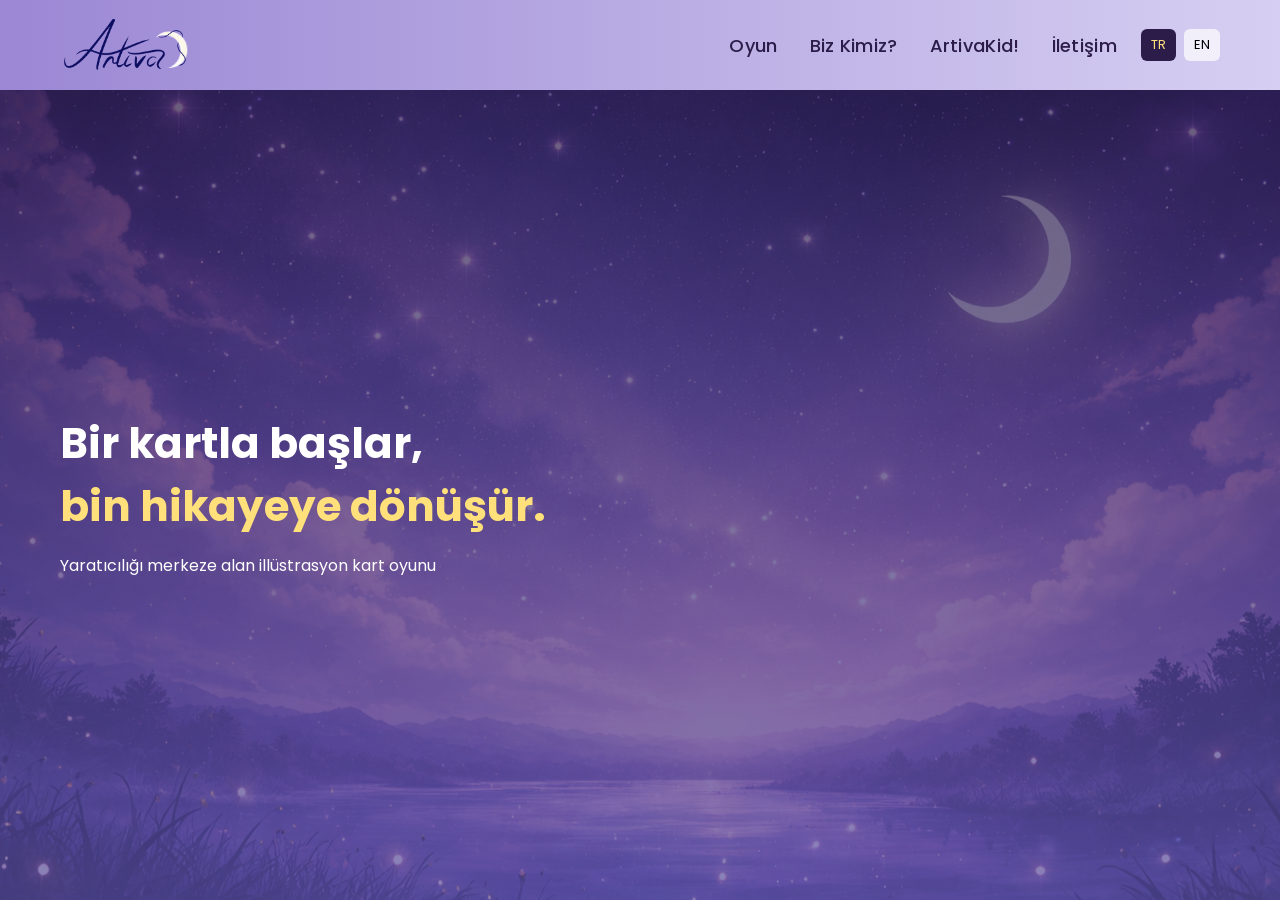
<file: index.html>
<!DOCTYPE html>
<html lang="tr">
<head>
  <meta charset="UTF-8">
  <title>Artiva</title>

  <link rel="stylesheet" href="style.css">
  <link href="https://fonts.googleapis.com/css2?family=Poppins:wght@300;500;700&display=swap" rel="stylesheet">
  <meta name="viewport" content="width=device-width, initial-scale=1.0">
</head>


<body>
<header class="navbar">
   <a href="index.html" class="logo-link">
  <img src="assets/artiva-logo.png" class="logo" alt="Artiva Logo">

</a>



 <nav>
  <a href="oyun.html" data-i18n="menu_game">Oyun</a>
  <a href="biz-kimiz.html" data-i18n="menu_about">Biz Kimiz?</a>
  <a href="artivakid.html" data-i18n="menu_kid">ArtivaKid!</a>
  <a href="iletisim.html" data-i18n="menu_contact">İletişim</a>

  <div class="lang">
  <button onclick="setLanguage('tr', this)">TR</button>
  <button onclick="setLanguage('en', this)">EN</button>
</div>

</nav>


</header>

<!-- 🔽 HEADER BİTTİ -->

<section class="hero">
 <h2 data-i18n="hero_title">
  Bir kartla başlar,<br><span>bin hikayeye dönüşür.</span>
</h2>

<p data-i18n="hero_sub">
  Yaratıcılığı merkeze alan illüstrasyon kart oyunu
</p>


</section>

<script src="lang.js"></script>





 

</body>
</html>
</file>
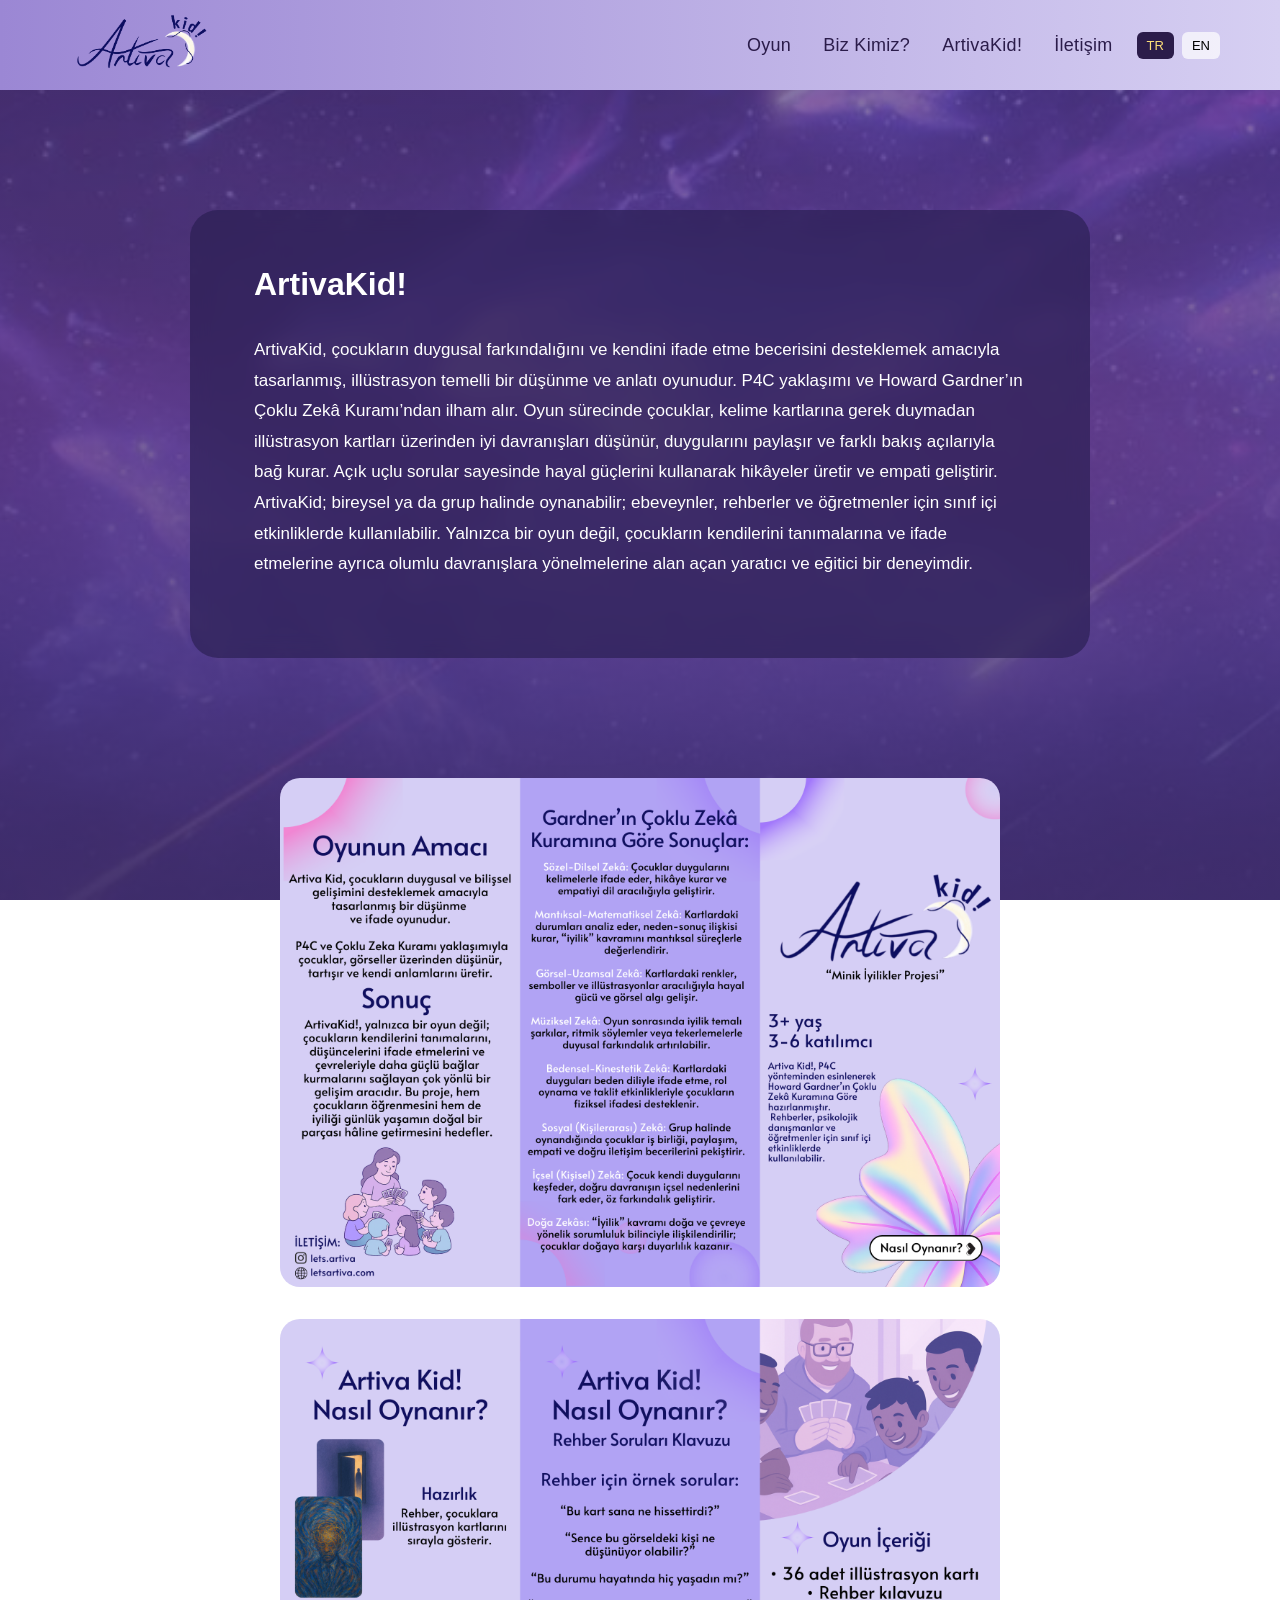
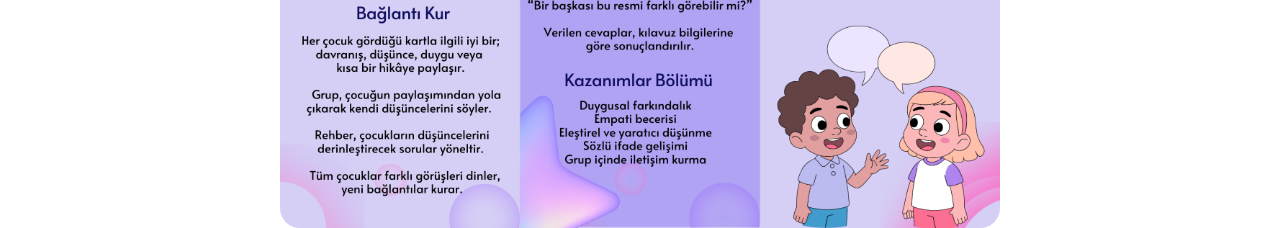
<file: artivakid.html>
<!DOCTYPE html>
<html lang="tr">
<head>
  <meta charset="UTF-8">
  <title data-i18n="artivakid_page_title">Artiva | ArtivaKid</title>
  <link rel="stylesheet" href="style.css">
  <meta name="viewport" content="width=device-width, initial-scale=1.0">
</head>

<body class="artivakid">

<header class="navbar">
   <a href="index.html" class="logo-link">
  <img src="assets/logo-artivakid.png" class="logo" alt="Artiva Logo">

</a>

  <nav>
    <a href="oyun.html" data-i18n="menu_game">Oyun</a>
    <a href="biz-kimiz.html" data-i18n="menu_about">Biz Kimiz?</a>
    <a href="artivakid.html" data-i18n="menu_kid">ArtivaKid!</a>
    <a href="iletisim.html" data-i18n="menu_contact">İletişim</a>

    <div class="lang">
      <button onclick="setLanguage('tr', this)">TR</button>
      <button onclick="setLanguage('en', this)">EN</button>
    </div>
  </nav>
</header>

<div class="page-content">
  <h1 data-i18n="artivakid_title">ArtivaKid!</h1>

  <p data-i18n="artivakid_desc">
    ArtivaKid, çocukların duygusal farkındalığını ve kendini ifade etme becerisini desteklemek amacıyla tasarlanmış,
    illüstrasyon temelli bir düşünme ve anlatı oyunudur.
    P4C yaklaşımı ve Howard Gardner’ın Çoklu Zekâ Kuramı’ndan ilham alır.
    <br><br>
    Oyun sürecinde çocuklar, kelime kartlarına gerek duymadan illüstrasyon kartları üzerinden iyi davranışları düşünür,
    duygularını paylaşır ve farklı bakış açılarıyla bağ kurar.
    Açık uçlu sorular sayesinde hayal güçlerini kullanarak hikâyeler üretir ve empati geliştirir.
    <br><br>
    ArtivaKid; bireysel ya da grup halinde oynanabilir; ebeveynler, rehberler ve öğretmenler için sınıf içi etkinliklerde kullanılabilir.
    Yalnızca bir oyun değil, çocukların kendilerini tanımalarına ve ifade etmelerine ayrıca olumlu davranışlara yönelmelerine
    alan açan yaratıcı ve eğitici bir deneyimdir.
  </p>
</div>

<!-- GÖRSELLER KORUNDU -->
<div class="artivakid-brochure">
  <img src="assets/artivakid-brosur-1.png" alt="ArtivaKid Broşürü">
</div>

<div class="artivakid-brochure2">
  <img src="assets/artivakid-brosur-2.png" alt="ArtivaKid Broşürü 2">
</div>

<!-- 🔴 BU SATIR OLMAZSA DİL ÇALIŞMAZ -->
<script src="lang.js"></script>

</body>
</html>
</file>
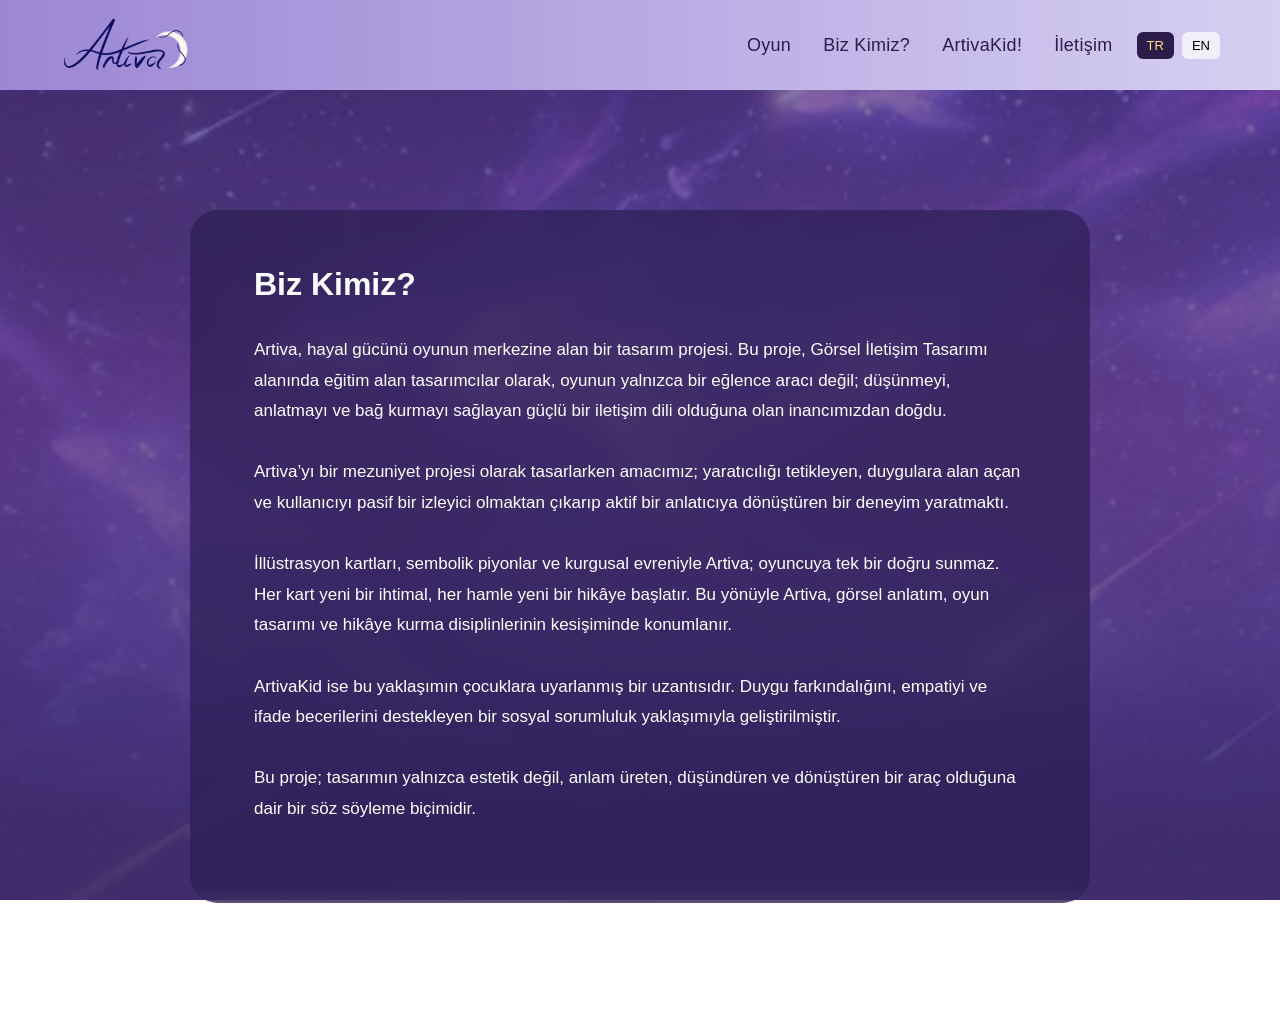
<file: biz-kimiz.html>
<!DOCTYPE html>
<html lang="tr">
<head>
  <meta charset="UTF-8">
  <title data-i18n="about_page_title">Artiva | Biz Kimiz?</title>
  <link rel="stylesheet" href="style.css">
  <meta name="viewport" content="width=device-width, initial-scale=1.0">
</head>

<body class="inner-page">

<header class="navbar">
    <a href="index.html" class="logo-link">
  <img src="assets/artiva-logo.png" class="logo" alt="Artiva Logo">

</a>
  <nav>
    <a href="oyun.html" data-i18n="menu_game">Oyun</a>
    <a href="biz-kimiz.html" data-i18n="menu_about">Biz Kimiz?</a>
    <a href="artivakid.html" data-i18n="menu_kid">ArtivaKid!</a>
    <a href="iletisim.html" data-i18n="menu_contact">İletişim</a>

    <div class="lang">
      <button onclick="setLanguage('tr', this)">TR</button>
      <button onclick="setLanguage('en', this)">EN</button>
    </div>
  </nav>
</header>

<div class="page-content">
  <h1 data-i18n="about_title">Biz Kimiz?</h1>

  <p data-i18n="about_text">
    Artiva, hayal gücünü oyunun merkezine alan bir tasarım projesi.
    Bu proje, Görsel İletişim Tasarımı alanında eğitim alan tasarımcılar olarak,
    oyunun yalnızca bir eğlence aracı değil; düşünmeyi, anlatmayı ve bağ kurmayı
    sağlayan güçlü bir iletişim dili olduğuna olan inancımızdan doğdu.<br><br>

    Artiva’yı bir mezuniyet projesi olarak tasarlarken amacımız;
    yaratıcılığı tetikleyen, duygulara alan açan ve kullanıcıyı pasif bir izleyici
    olmaktan çıkarıp aktif bir anlatıcıya dönüştüren bir deneyim yaratmaktı.<br><br>

    İllüstrasyon kartları, sembolik piyonlar ve kurgusal evreniyle Artiva;
    oyuncuya tek bir doğru sunmaz. Her kart yeni bir ihtimal,
    her hamle yeni bir hikâye başlatır.
    Bu yönüyle Artiva, görsel anlatım, oyun tasarımı ve hikâye kurma
    disiplinlerinin kesişiminde konumlanır.<br><br>

    ArtivaKid ise bu yaklaşımın çocuklara uyarlanmış bir uzantısıdır.
    Duygu farkındalığını, empatiyi ve ifade becerilerini destekleyen
    bir sosyal sorumluluk yaklaşımıyla geliştirilmiştir.<br><br>

    Bu proje; tasarımın yalnızca estetik değil,
    anlam üreten, düşündüren ve dönüştüren bir araç
    olduğuna dair bir söz söyleme biçimidir.
  </p>
</div>

<script src="lang.js"></script>
</body>
</html>
</file>
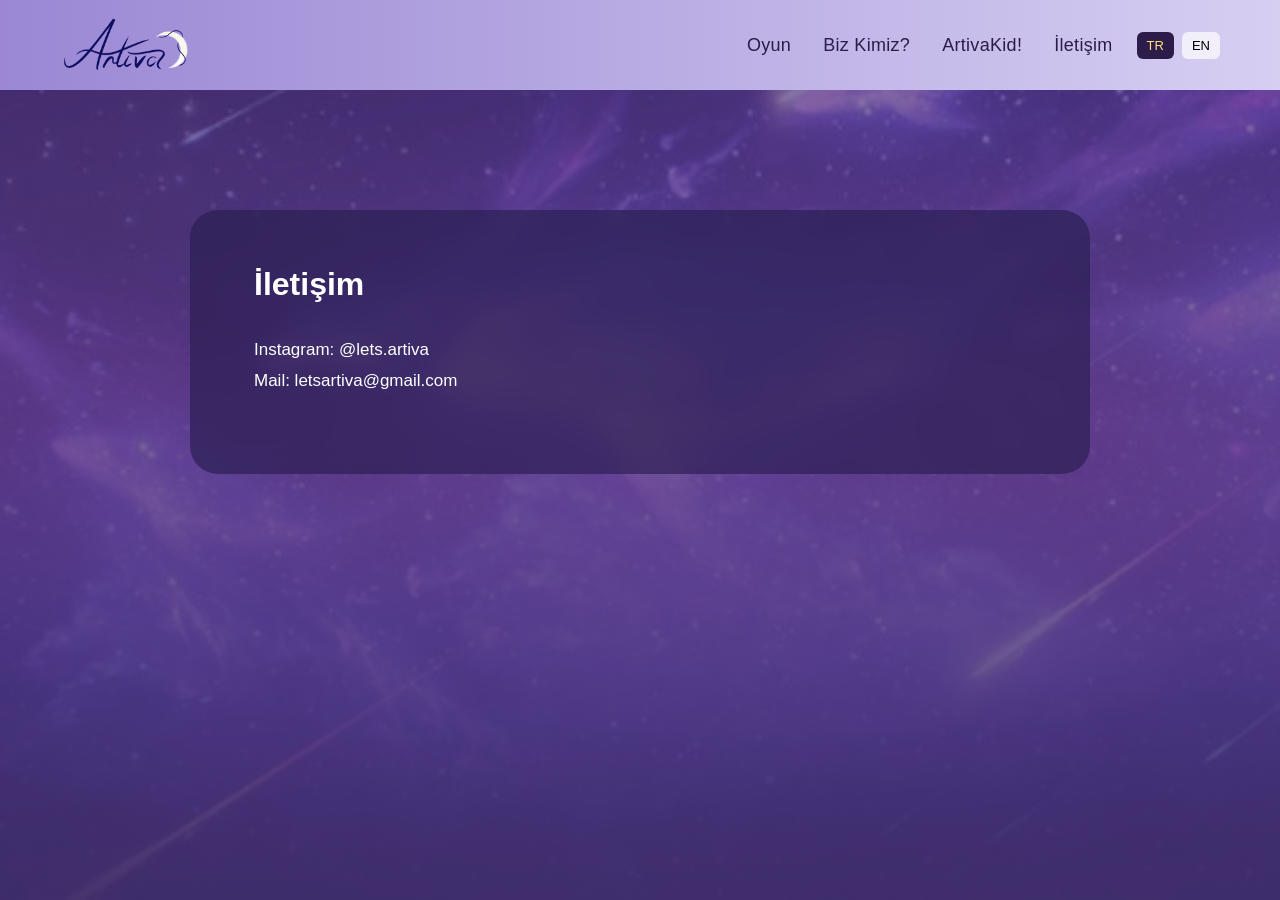
<file: iletisim.html>
<!DOCTYPE html>
<html lang="tr">
<head>
  <meta charset="UTF-8">
  <title>Artiva | Oyun</title>
  <link rel="stylesheet" href="style.css">
  <meta name="viewport" content="width=device-width, initial-scale=1.0">
</head>
<body>

<header class="navbar">
  <a href="index.html" class="logo-link">
  <img src="assets/artiva-logo.png" class="logo" alt="Artiva Logo">

</a>



  <nav>
    <a href="oyun.html" data-i18n="menu_game">Oyun</a>
  <a href="biz-kimiz.html" data-i18n="menu_about">Biz Kimiz?</a>
  <a href="artivakid.html" data-i18n="menu_kid">ArtivaKid!</a>
  <a href="iletisim.html" data-i18n="menu_contact">İletişim</a>

   <div class="lang">
  <button onclick="setLanguage('tr', this)">TR</button>
  <button onclick="setLanguage('en', this)">EN</button>
</div>

  
  </nav>
</header>
<div class="page-content">
    <h1 data-i18n="contact_title">Biz Kimiz?</h1>
    <p data-i18n="contact_text">
      Instagram: @lets.artiva <br>
Mail: letsartiva@gmail.com
    </p>
  </div>


<body class="inner-page">
<script src="lang.js"></script>
</body>
</html>
</file>
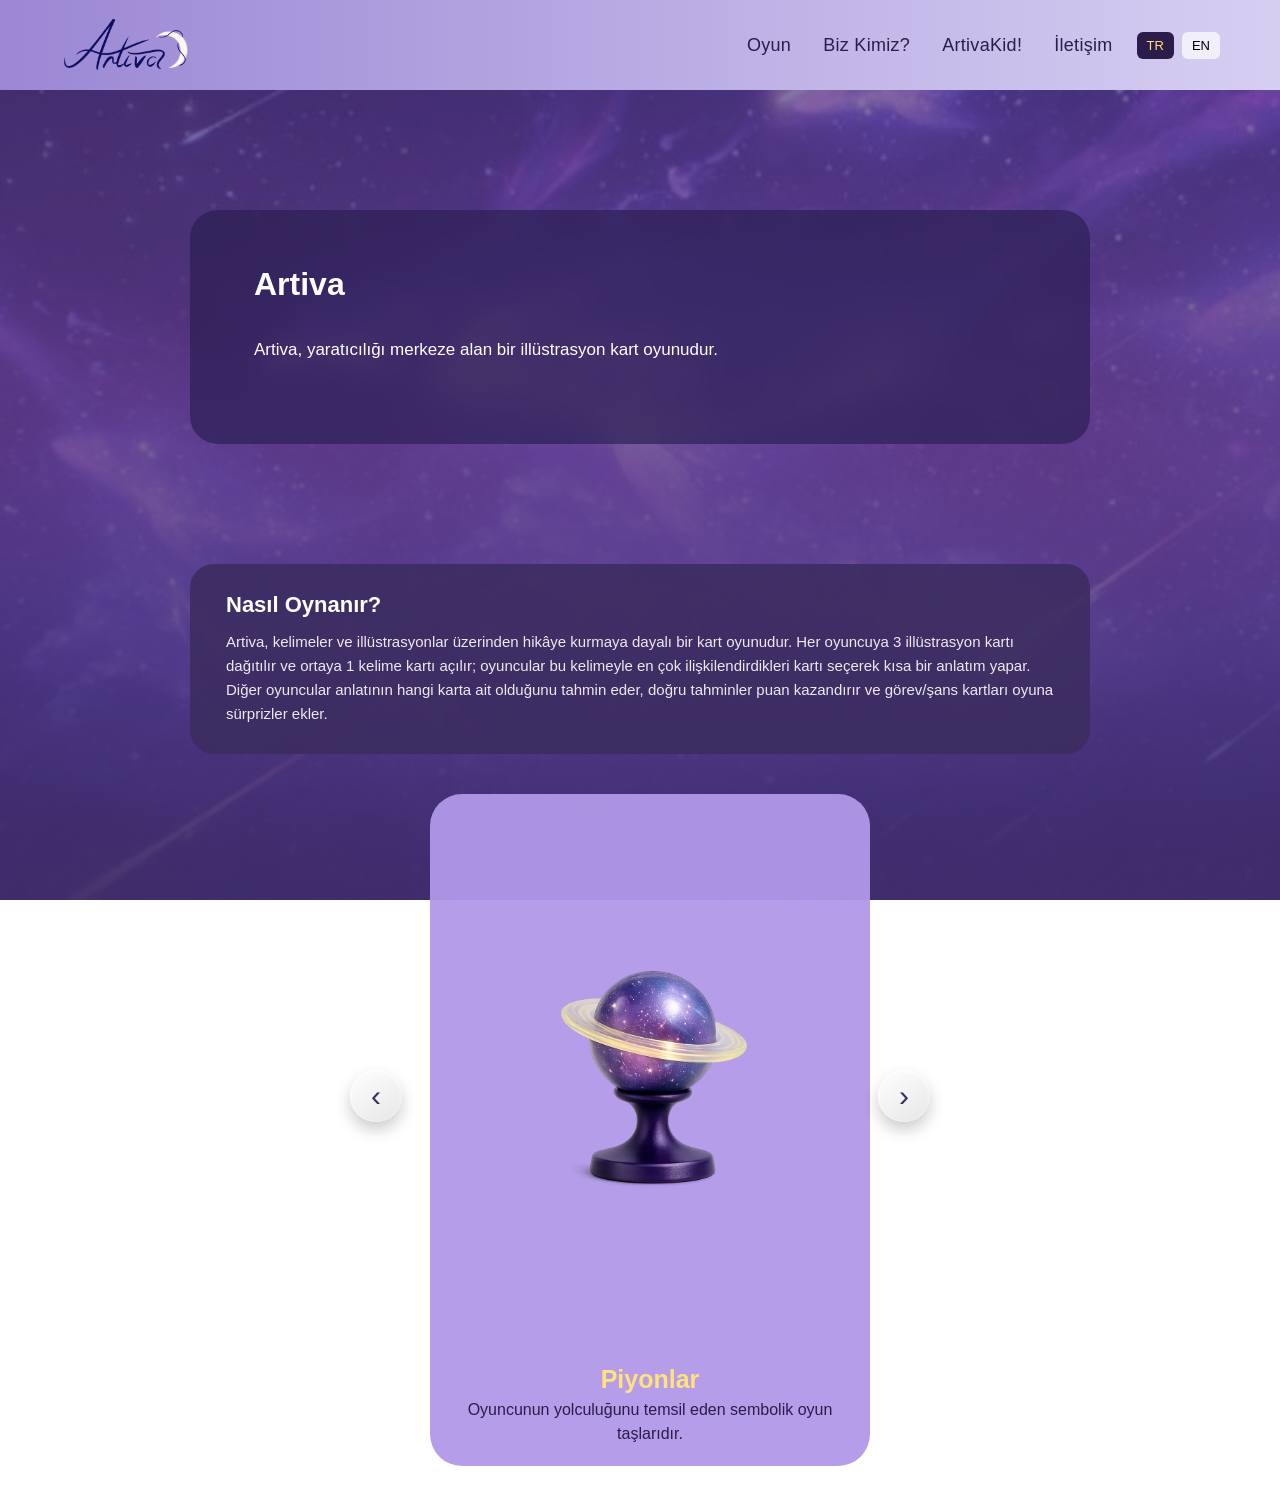
<file: oyun.html>
<!DOCTYPE html>
<html lang="tr">
<head>
  <meta charset="UTF-8">
  <title data-i18n="game_page_title">Artiva | Oyun</title>
  <link rel="stylesheet" href="style.css">
  <meta name="viewport" content="width=device-width, initial-scale=1.0">
</head>

<body class="inner-page">

<header class="navbar">
   <a href="index.html" class="logo-link">
  <img src="assets/artiva-logo.png" class="logo" alt="Artiva Logo">

</a>

  <nav>
    <a href="oyun.html" data-i18n="menu_game">Oyun</a>
    <a href="biz-kimiz.html" data-i18n="menu_about">Biz Kimiz?</a>
    <a href="artivakid.html" data-i18n="menu_kid">ArtivaKid!</a>
    <a href="iletisim.html" data-i18n="menu_contact">İletişim</a>

    <div class="lang">
      <button onclick="setLanguage('tr', this)">TR</button>
      <button onclick="setLanguage('en', this)">EN</button>
    </div>
  </nav>
</header>

<!-- ÜST AÇIKLAMA -->
<div class="page-content">
  <h1 data-i18n="game_title">Artiva</h1>
  <p data-i18n="game_desc">
    Artiva, yaratıcılığı merkeze alan bir illüstrasyon kart oyunudur.
  </p>
</div>
<div class="how-to-play">
  <h3 data-i18n="how_title">Nasıl Oynanır?</h3>
  <p data-i18n="how_text">
    Artiva, kelimeler ve illüstrasyonlar üzerinden hikâye kurmaya dayalı bir kart oyunudur. Her oyuncuya 3 illüstrasyon kartı dağıtılır ve ortaya 1 kelime kartı açılır; oyuncular bu kelimeyle en çok ilişkilendirdikleri kartı seçerek kısa bir anlatım yapar. Diğer oyuncular anlatının hangi karta ait olduğunu tahmin eder, doğru tahminler puan kazandırır ve görev/şans kartları oyuna sürprizler ekler.
  </p>
</div>


<!-- SLIDER -->
<div class="slider">

  <button class="arrow left" onclick="prevSlide()">‹</button>

  <div class="slide active">
    <img src="assets/piyonlar.png" alt="Piyonlar">
    <h3 data-i18n="pawn_title">Piyonlar</h3>
    <p data-i18n="pawn_desc">Oyuncunun yolculuğunu temsil eden sembolik oyun taşlarıdır.</p>
  </div>

  <div class="slide">
    <img src="assets/kelime-kartlari.png" alt="Kelime Kartları">
    <h3 data-i18n="word_title">Kelime Kartları</h3>
    <p data-i18n="word_desc">Hikaye kurmayı ve ifade becerisini destekler.</p>
  </div>

  <div class="slide">
    <img src="assets/illustrasyon-kartlari.png" alt="İllüstrasyon Kartları">
    <h3 data-i18n="illustration_title">İllüstrasyon Kartları</h3>
    <p data-i18n="illustration_desc">Her kart bir duygu, durum ya da hayal gücü anlatıcısıdır.</p>
  </div>

  <div class="slide">
    <img src="assets/gorev-sans-kartlari.png" alt="Görev/Şans Kartları">
    <h3 data-i18n="task_title">Görev / Şans Kartları</h3>
    <p data-i18n="task_desc">Oyunun yönünü değiştiren sürpriz görevler içerir.</p>
  </div>

  <button class="arrow right" onclick="nextSlide()">›</button>
</div>

<script src="lang.js"></script>

<script>
let currentSlide = 0;
const slides = document.querySelectorAll(".slide");

function showSlide(index) {
  slides.forEach(slide => slide.classList.remove("active"));
  slides[index].classList.add("active");
}

function nextSlide() {
  currentSlide = (currentSlide + 1) % slides.length;
  showSlide(currentSlide);
}

function prevSlide() {
  currentSlide = (currentSlide - 1 + slides.length) % slides.length;
  showSlide(currentSlide);
}

showSlide(0);
</script>

</body>
</html>
</file>
<file: style.css>
html {
  scroll-behavior: smooth;
}
.section {
  scroll-margin-top: 100px;
}

* {
  margin: 0;
  padding: 0;
  box-sizing: border-box;
  font-family: 'Poppins', sans-serif;
}

body {
  background: linear-gradient(135deg, #7e63b4, #dbd7f7, #c2b8f4);
  color: white;
}

/* ÜST MENÜ */
.navbar {
  height: 90px;
  display: flex;
  align-items: center;
  justify-content: space-between;
  padding: 0 60px;
  background: linear-gradient(to right, #9b87d4, #d6cff2);
  position: relative;
  z-index: 1000;
}


.logo {
  height: 60px;      /* 👈 eski, ideal navbar boyu */
  width: auto;
  display: block;
}
body.artivakid .logo {
  height: 60px;          /* navbar yüksekliği */
  width: auto;
  transform: scale(2.6); /* 👈 ASIL OLAY BU */
  transform-origin: left center;
}


  






nav a {
  margin-left: 32px;
  text-decoration: none;
  color: #2b1c4a;
  font-size: 18px;        /* 👈 ASIL BÜYÜME */
  font-weight: 500;
  letter-spacing: 0.3px; /* daha temiz görünüm */
  transition: color 0.3s ease;
}


nav a:hover {
  color: #ffe07a;
}

/* HERO ALANI */
.hero {
  height: 90vh;
  background:
    linear-gradient(
      rgba(43, 28, 74, 0.7),
      rgba(90, 79, 163, 0.7)
    ),
    url("assets/hero-bg.jpg");
  background-size: cover;
  background-position: center;
  padding: 0 60px;
  display: flex;
  flex-direction: column;
  justify-content: center;
}
.hero {
  background-size: 120%;         /* ⬅️ 100–130 arası dene */
  background-position: center 80%;
}



.hero h2 {
  font-size: 42px;
}

.hero span {
  color: #ffe07a;
}

.hero p {
  margin-top: 15px;
  max-width: 400px;
}
/* TABLET - iPad */
@media (max-width: 1024px) {

  .navbar {
    padding: 0 30px;
    height: 80px;
  }

  

  nav a {
    margin-left: 18px;
    font-size: 15px;
  }

  .hero {
    padding: 0 40px;
  }

  .hero h2 {
    font-size: 34px;
  }

  .hero p {
    font-size: 15px;
  }
}
/* TELEFON */
@media (max-width: 768px) {

  .navbar {
    flex-direction: column;
    justify-content: center;
    height: auto;
    padding: 15px;
    gap: 10px;
  }

  
/* default */
/* NAVBAR LOGO – TEK VE NET */





  nav {
    display: flex;
    gap: 15px;
  }

  nav a {
    font-size: 14px;
    margin: 0;
  }

  .hero {
    height: auto;
    padding: 60px 20px;
    text-align: center;
  }

  .hero h2 {
    font-size: 28px;
  }

  .hero p {
    font-size: 14px;
    margin: 15px auto 0;
  }
}
@media (max-width: 768px) {

  .hero {
    height: auto;                 /* EN KRİTİK SATIR */
    min-height: 100vh;            /* EKRANI DOLDURSUN */
    padding: 80px 20px 100px;
    background-position: center top;
    background-size: cover;
  }

}
.page {
  padding: 120px 60px;
  min-height: calc(100vh - 90px);
  background: linear-gradient(180deg, #d6cff2, #f4f1ff);
  color: #2b1c4a;
}

.page h1 {
  font-size: 42px;
  margin-bottom: 20px;
}

.page p {
  max-width: 720px;
  line-height: 1.7;
}


  /* Slider alanı */
.slider {
  position: relative;
  max-width: 420px;   /* ⬅️ küçültüldü */
  margin: 40px auto;
}



 







.arrow {
  font-size: 36px;
  color: #3a2a6a;
  background: rgba(255,255,255,0.6);
  border-radius: 50%;
  width: 44px;
  height: 44px;
}
/* Oyun giriş alanı */
.game-intro {
  text-align: center;
  padding-top: 80px;
}

/* Başlık ve açıklama */
.page-title {
  font-size: 48px;
  color: #3a2a6a;
  margin-bottom: 10px;
}

.page-desc {
  font-size: 18px;
  color: #4a3a7a;
  margin-bottom: 40px;
}














/* OKLAR – 3D BEYAZ */
.arrow {
  position: absolute;
  top: 45%;
  transform: translateY(-50%);
  width: 52px;
  height: 52px;
  border-radius: 50%;
  background: linear-gradient(145deg, #ffffff, #e6e6e6);
  border: none;
  font-size: 30px;
  color: #3a2a6a;
  cursor: pointer;
  box-shadow:
    0 8px 16px rgba(0,0,0,0.2),
    inset 0 2px 4px rgba(255,255,255,0.8);
    z-index: 20;
}

.arrow.left {
  left: -80px;
}

.arrow.right {
  right: -80px;
}

.arrow:hover {
  transform: translateY(-50%) scale(1.05);
}
@media (max-width: 768px) {
  .slider {
    position: relative;
  }

  .arrow.left {
    left: 12px;
  }

  .arrow.right {
    right: 12px;
  }

  .arrow {
    width: 44px;
    height: 44px;
    font-size: 24px;
    background: rgba(255, 255, 255, 0.9);
    color: #3b2b6d;
    border-radius: 50%;
    display: flex;
    align-items: center;
    justify-content: center;
  }
}

.page-title,
.page-desc {
  text-align: center;
  margin-left: auto;
  margin-right: auto;
}
.page-desc {
  max-width: 520px;
}
/* ALT SAYFA ARKAPLANI */
body.inner-page {
  min-height: 100vh;
  background: 
    linear-gradient(
      rgba(70, 50, 120, 0.65),
      rgba(70, 50, 120, 0.85)
    ),
    url("assets/bg-abstract.jpg");

  background-size: cover;
  background-position: center;
  background-repeat: no-repeat;
  background-attachment: fixed;
}

.page-content {
  max-width: 900px;
  margin: 120px auto;
  padding: 48px;
  background: rgba(40, 30, 80, 0.65);
  border-radius: 28px;
  backdrop-filter: blur(10px);
  color: #ffffff;
}
.page-content p {
  line-height: 1.8;        /* ⬅️ EN KRİTİK */
  margin-bottom: 22px;     /* ⬅️ paragraf arası nefes */
  font-size: 17px;         /* 16 → 17 ideal */
}
.page-content {
  padding: 56px 64px;   /* üst-alt / sağ-sol */
}
.page-content h1 {
  margin-bottom: 32px;
}
@media (max-width: 768px) {
  .page-content {
    padding: 40px 28px;
  }

  .page-content p {
    line-height: 1.7;
    font-size: 16px;
  }
}



/* ===============================
   ARTIVA SLIDER – DENGELİ KUTU
   =============================== */

.slide {
  display: none;
  width: 440px;                 /* YANLAR AYNI */
  margin: 0 auto;
  background: rgba(178, 152, 232, 0.95);
  border-radius: 32px;

  /* ⬇️ BOYDAN KÜÇÜLTME BURADA */
  padding-top: 18px;            /* ⬅️ ÜST BOŞLUK AZALDI */
  padding-left: 32px;
  padding-right: 32px;
  padding-bottom: 24px;         /* ⬅️ ALT BOŞLUK AZALDI */

  box-sizing: border-box;
  text-align: center;
}
.slide.active {
  display: block;
}

/* GÖRSEL */
.slide img {
  width: 360px;
  display: block;
  margin: 0 auto 14px;           /* ⬅️ yazıya yaklaştı */
}

/* BAŞLIK */
.slide h3 {
  font-size: 25px;
  color: #ffe27a;
  margin: 0 0 6px;               /* ⬅️ yukarı çekildi */
}

/* AÇIKLAMA */
.slide p {
  font-size: 17px;               /* ⬅️ DAHA OKUNUR */
  line-height: 1.75;
  color: #2a1d4d;
  margin: 0;
}

/* === SLIDE İÇ BOŞLUK TEMİZLEME === */

.slide {
  padding-top: 16px;
  padding-bottom: 20px;
}

/* Başlık – varsayılan boşlukları öldür */
/* === ARTIVA SLIDE METİN BOŞLUK FIX === */

.slide h3 {
  margin-top: 8px;      /* ⬅️ piyonun altına yaklaştırır */
  margin-bottom: 4px;  /* ⬅️ p ile arayı kısaltır */
  line-height: 1.2;    /* ⬅️ başlık boydan uzatmasın */
}

.slide p {
  margin-top: 0;       /* ⬅️ üst boşluk tamamen gitti */
  margin-bottom: 0;    /* ⬅️ alt boşluk gitti */
  line-height: 1.5;   /* ⬅️ daha kompakt */
  font-size: 16px;
  color: #2b1c4a;
}

/* Varsayılan: Artiva */


/* ArtivaKid sayfası */



/* ===== ARTIVAKID ARKAPLAN DÜZELTME ===== */
body.artivakid {
  min-height: 100vh;
  background: 
    linear-gradient(
      rgba(70, 50, 120, 0.65),
      rgba(70, 50, 120, 0.85)
    ),
    url("assets/bg-abstract.jpg");

  background-size: cover;
  background-position: center;
  background-repeat: no-repeat;
  background-attachment: fixed;
}

/* ArtivaKid sayfasında ekstra section/gradientleri kapat */
body.artivakid .page,
body.artivakid .hero,
body.artivakid .section {
  background: transparent !important;
}

/* ArtivaKid broşür */
body.artivakid .artivakid-brochure {
  margin-top: 32px;
  display: flex;
  justify-content: center;
}

body.artivakid .artivakid-brochure img {
  width: 100%;
  max-width: 720px;
  height: auto;
  border-radius: 20px;
}
body.artivakid .artivakid-brochure2 {
  margin-top: 32px;
  display: flex;
  justify-content: center;
}

body.artivakid .artivakid-brochure2 img {
  width: 100%;
  max-width: 720px;
  height: auto;
  border-radius: 20px;
}
@media (max-width: 768px) {
  body.artivakid .artivakid-brochure img {
    max-width: 90%;
  }
}
@media (max-width: 768px) {
  body.artivakid .artivakid-brochure2 img {
    max-width: 90%;
  }
}
nav {
  display: flex;
  align-items: center;
}
.lang {
  display: inline-flex;
  gap: 6px;
  margin-left: 24px;
}
.lang button {
  background: rgba(255,255,255,0.6);
  border: none;
  padding: 4px 8px;
  border-radius: 6px;
  font-size: 13px;
  cursor: pointer;
}

.lang {
  display: inline-flex;
  gap: 8px;
  margin-left: 24px;
  position: relative;
  z-index: 1001;
}

.lang button {
  width: auto !important;
  display: inline-flex !important;
  align-items: center;
  justify-content: center;
  padding: 6px 10px;
  background: rgba(255,255,255,0.7);
  border: none;
  border-radius: 6px;
  font-size: 13px;
  cursor: pointer;
}

.lang button.active {
  background: #2b1c4a;
  color: #ffe07a;
}

.how-to-play {
  max-width: 900px;
  margin: 40px auto;
  padding: 28px 36px;
  background: rgba(58, 44, 95, 0.85);
  border-radius: 24px;
  color: #fff;
}

.how-to-play h3 {
  margin-bottom: 12px;
  font-size: 22px;
  font-weight: 600;
}

.how-to-play p {
  font-size: 15px;
  line-height: 1.6;
  opacity: 0.9;
}
</file>
